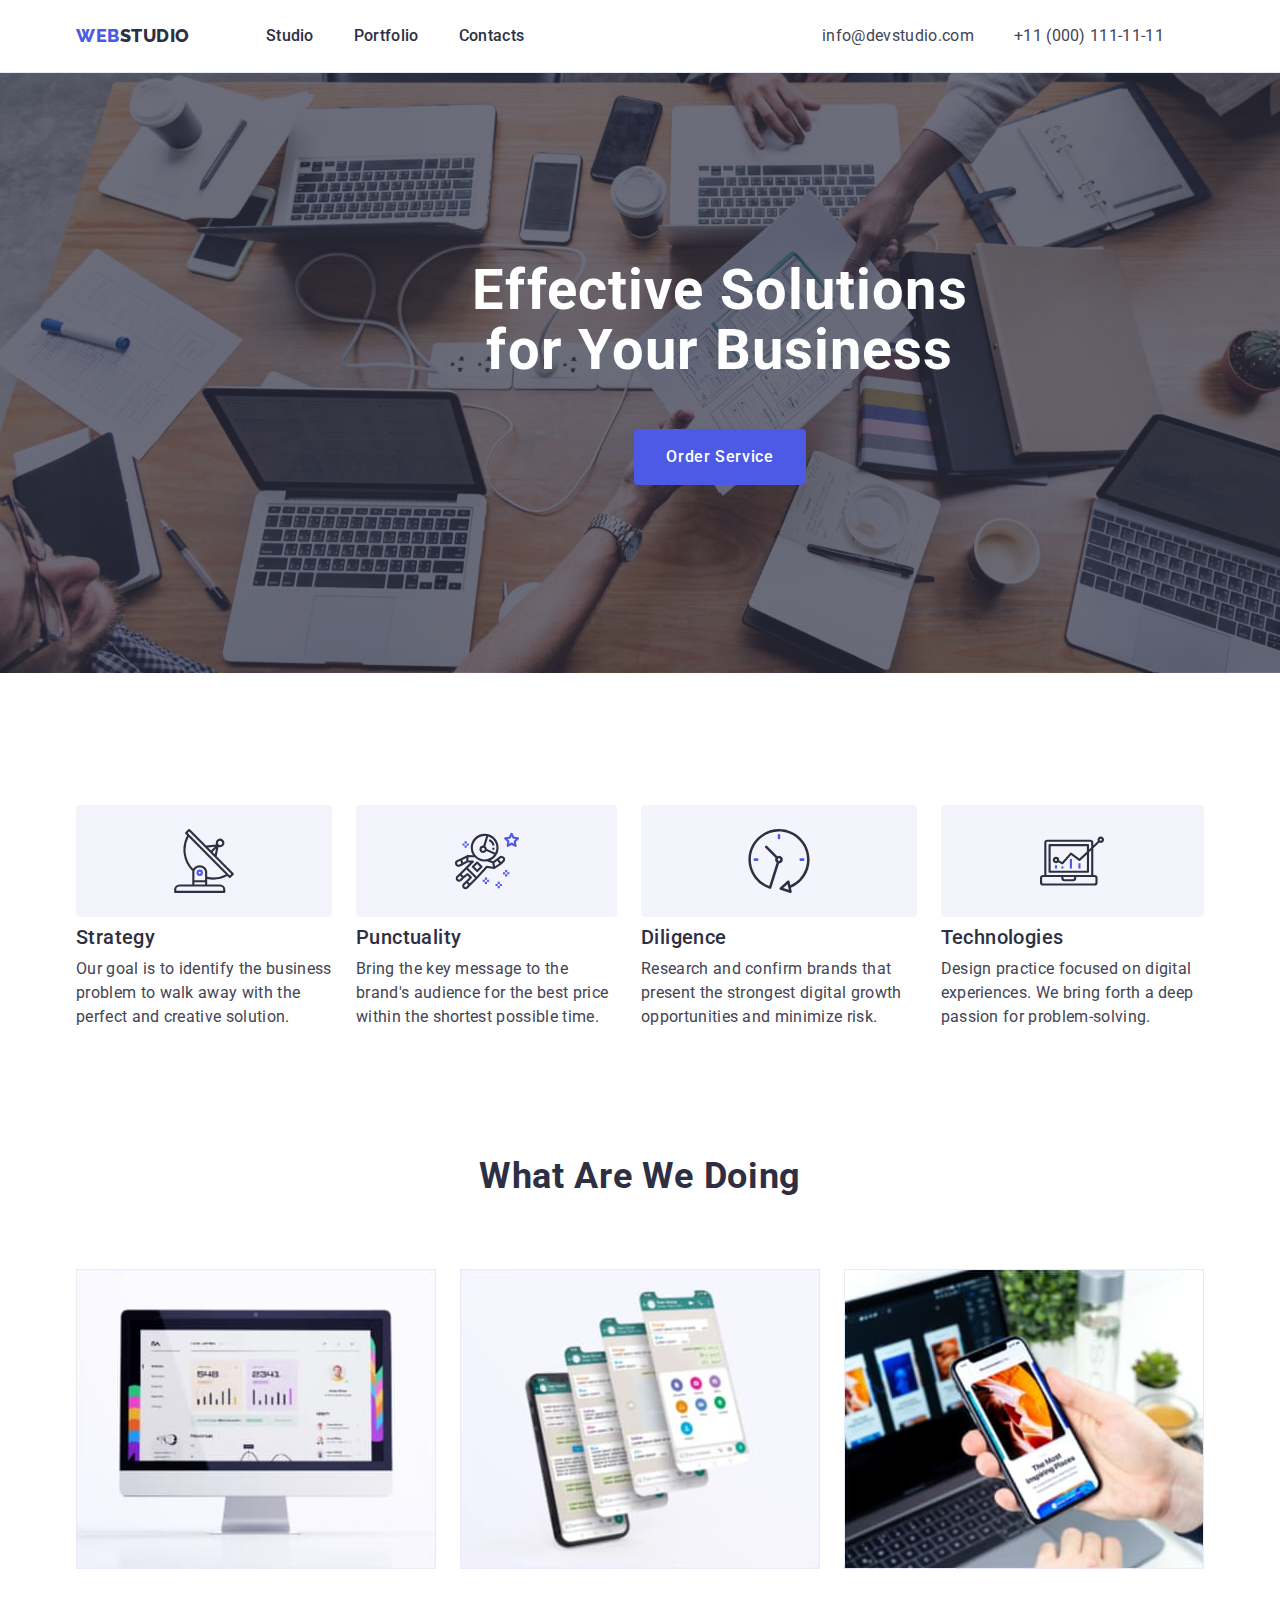
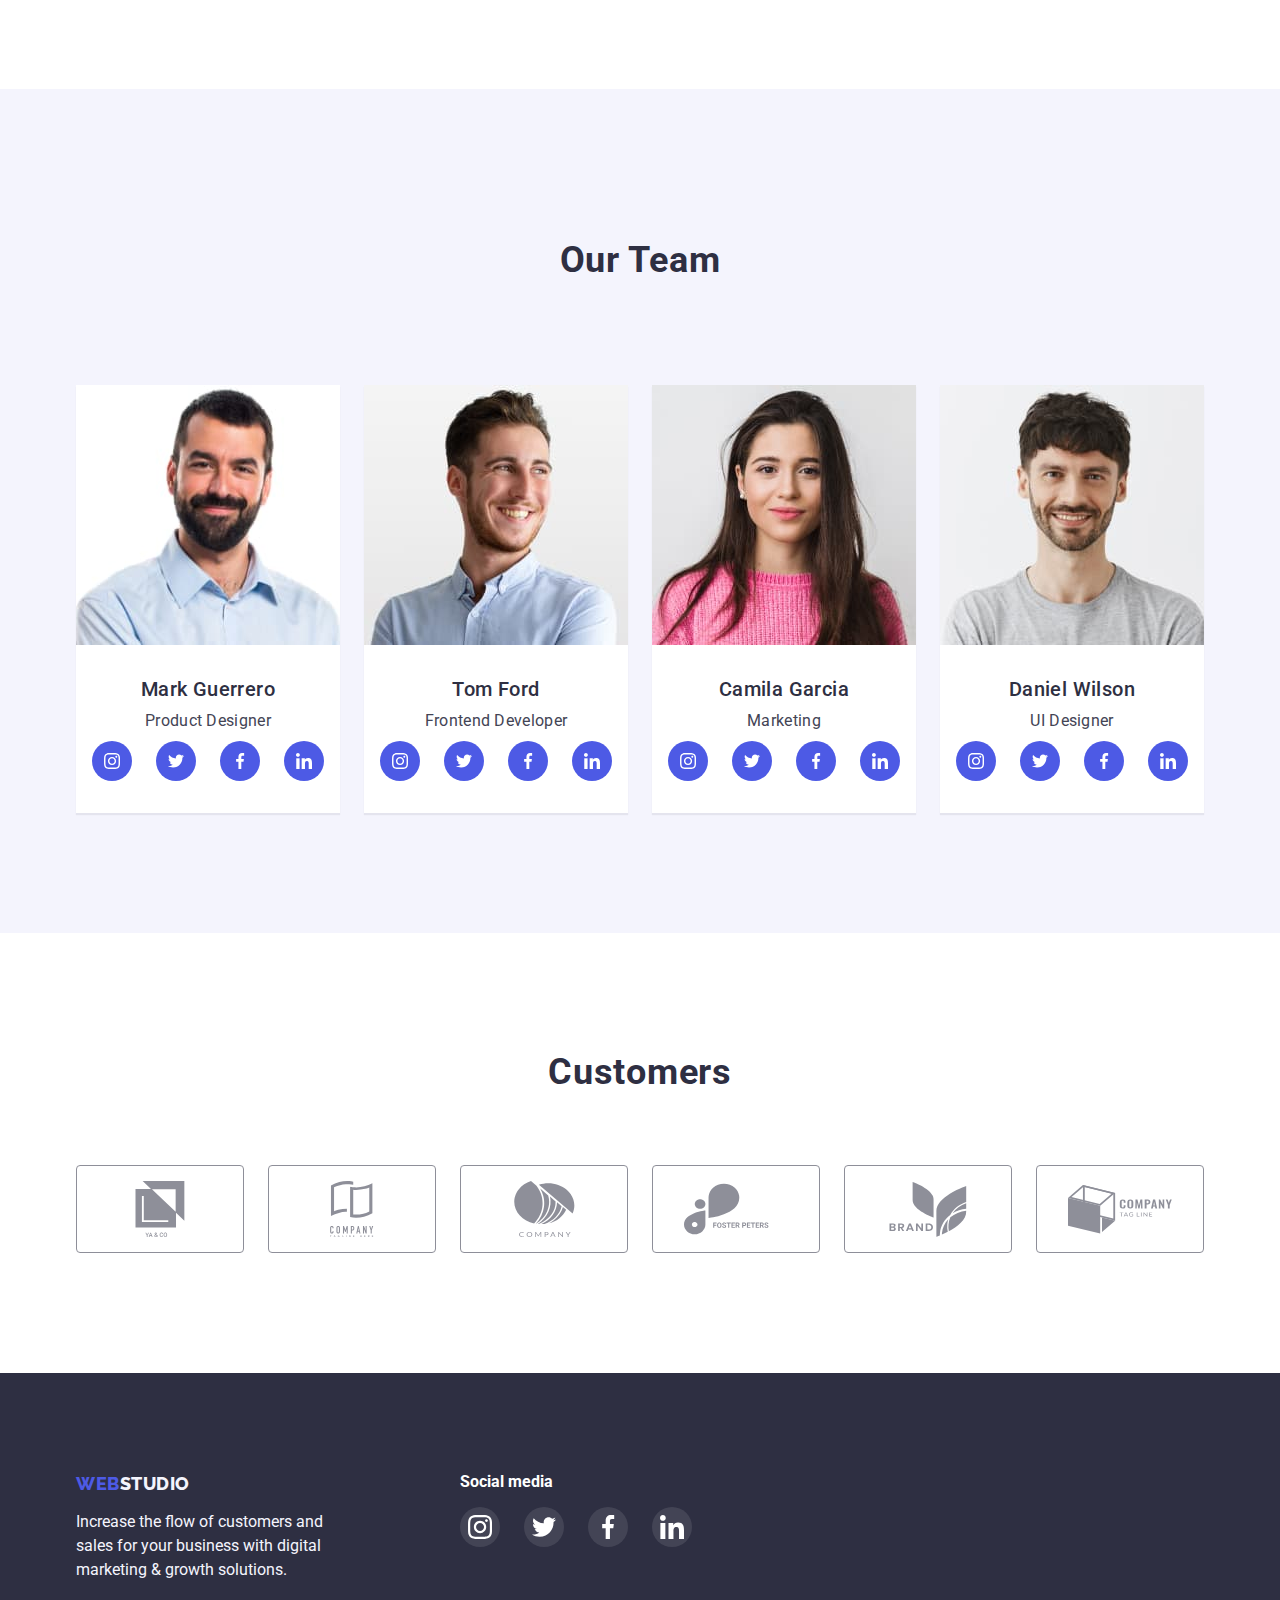
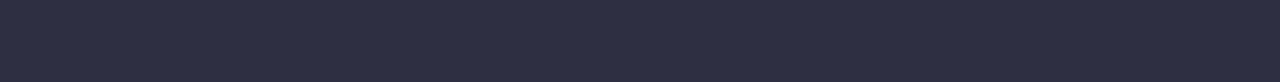
<file: index.html>
<!DOCTYPE html>
<html lang="en">

<head>
    <meta charset="UTF-8">
    <meta http-equiv="X-UA-Compatible" content="IE=edge">
    <meta name="viewport" content="width=device-width, initial-scale=1.0">
    <title>Document</title>

    <link rel="preconnect" href="https://fonts.googleapis.com">
    <link rel="preconnect" href="https://fonts.gstatic.com" crossorigin>
    <link href="https://fonts.googleapis.com/css2?family=Raleway:wght@800&family=Roboto:wght@400;500;700;900&display=swap" rel="stylesheet">
    <link rel="stylesheet" href="https://cdn.jsdelivr.net/npm/modern-normalize@1.1.0/modern-normalize.css">
    <link rel="stylesheet" href="./css/styles.css">
</head>

<body>
    
    <header class="page-header">
        <div class="container main-nav">
            <nav class="main-nav">
                <a class="logo-link link" href="./index.html">Web<span style="color: #2e2f42;">Studio</span></a>

                <ul class="menu-list list">
                    <li class="menu-item"><a class="link menu-link" href="./index.html">Studio</a></li>
                    <li class="menu-item"><a class="link menu-link" href="./portfolio.html">Portfolio</a></li>
                    <li class="menu-item"><a class="link menu-link" href="">Contacts</a></li>
                </ul>
            </nav>

            <address class="addres-list"> 
                <ul class="list-adress list">
                    <li><a class="link link-addres"  href="mailto:info@devstudio.com">info@devstudio.com</a></li>
                    <li><a class="link link-addres" href="tel:+110001111111">+11 (000) 111-11-11</a></li>
                </ul>
            </address>
            
        </div>

    </header>

        <main>

            
            <section class="hero background-hero">
                <div class="container">
                    <h1 class="main-title">Effective Solutions for Your Business</h1>
                    <button type="button" class="order-btn">Order Service</button>
                </div>
            </section>
            

            <section class="section-list">
                <div class="container">

                    <h2 class="sub-title" hidden>features</h2>
                    <ul class="list future-list">
                
                        <li class="future-list-item">
                            <div class="future-icon">
                                <svg class="future-list-icon">
                                    <use href="./images/Background/icons-adv.svg#icon-antenna-1"></use>
                                </svg>
                            </div>
                            <h3 class="sub-title-text">Strategy</h3>
                            <p class="par">Our goal is to identify the business problem to walk away with the perfect and creative solution.</p>
                        </li>

                        <li class="future-list-item">
                            <div class="future-icon">
                                <svg class="future-list-icon">
                                    <use href="./images/Background/icons-adv.svg#icon-astronaut-1"></use>
                                </svg>
                            </div>
                            <h3 class="sub-title-text">Punctuality</h3>
                            <p class="par">Bring the key message to the brand's audience for the best price within the shortest possible time.</p>
                        </li>

                        <li class="future-list-item">
                            <div class="future-icon">
                                <svg class="future-list-icon">
                                    <use href="./images/Background/icons-adv.svg#icon-clock-1"></use>
                                </svg>
                            </div>
                            <h3 class="sub-title-text">Diligence</h3>
                            <p class="par">Research and confirm brands that present the strongest digital growth opportunities and minimize risk.</p>
                        </li>

                        <li class="future-list-item">
                            <div class="future-icon">
                                <svg class="future-list-icon">
                                    <use href="./images/Background/icons-adv.svg#icon-diagram-1"></use>
                                </svg>
                            </div>
                            <h3 class="sub-title-text">Technologies</h3>
                            <p class="par">Design practice focused on digital experiences. We bring forth a deep passion for problem-solving.</p>
                        </li>
                    </ul>
                </div>
            </section>

                
            <section class="pic-section">
                <div class="container">

                    <h2 class="sub-title sub-title-pic">What are we doing</h2>

                    <ul class="list pic-list">
                        <li class="pic-list-item"><img src="./images/main/monitor.jpg" alt="monitor" width="360" height="300"></li>
                        <li class="pic-list-item"><img src="./images/main/phones.jpg" alt="screen" width="360" height="300"></li>
                        <li class="pic-list-item"><img src="./images/main/phone.jpg" alt="phone" width="360" height="300"></li>
                    </ul>
                </div>
            </section>

            <section class="section-team">
                <div class="container">
                    <h2 class="sub-title sub-title-team" >Our Team</h2>

                    <ul class="list list-team">

                        <li class="list-team-item">
                            <img src="./images/main/mark.jpg" alt="mark" width="264">
                            <div class="sub-title-team">
                                <h3 class="sub-title-text">Mark Guerrero</h3>                            
                                <p class="par">Product Designer</p>
                                
                                <ul class="soc-list list">
                                    <li class="soc-item">
                                        <a class="soc-list-link" href="">
                                            <svg class="soc-icon" width="16px" height="16px">
                                                <use href="./images/Background/icons-soc.svg#icon-instagram"></use>
                                            </svg>
                                        </a>
                                    </li>
                                    <li class="soc-item">
                                        <a class="soc-list-link" href="">
                                            <svg class="soc-icon" width="16px" height="16px">
                                                <use href="./images/Background/icons-soc.svg#icon-twitter"></use>
                                            </svg>
                                        </a>
                                    </li>
                                    <li class="soc-item">
                                        <a class="soc-list-link" href="">
                                            <svg class="soc-icon" width="16px" height="16px">
                                                <use href="./images/Background/icons-soc.svg#icon-facebook"></use>
                                            </svg>
                                        </a>                                
                                    </li>
                                    <li class="soc-item">
                                        <a class="soc-list-link" href="">
                                            <svg class="soc-icon" width="16px" height="16px">
                                                <use href="./images/Background/icons-soc.svg#icon-linkedin"></use>
                                            </svg>
                                        </a>
                                    </li>
                                </ul>
                            </div>
                        </li>

                        <li class="list-team-item">
                            <img src="./images/main/tom.jpg" alt="tom" width="264">
                            <div class="sub-title-team">
                                <h3 class="sub-title-text">Tom Ford</h3>                            
                                <p class="par">Frontend Developer</p>

                                <ul class="soc-list list">
                                    <li class="soc-item">
                                        <a class="soc-list-link" href="">
                                            <svg class="soc-icon" width="16px" height="16px">
                                                <use href="./images/Background/icons-soc.svg#icon-instagram"></use>
                                            </svg>
                                        </a>
                                    </li>
                                    <li class="soc-item">
                                        <a class="soc-list-link" href="">
                                            <svg class="soc-icon" width="16px" height="16px">
                                                <use href="./images/Background/icons-soc.svg#icon-twitter"></use>
                                            </svg>
                                        </a>
                                    </li>
                                    <li class="soc-item">
                                        <a class="soc-list-link" href="">
                                            <svg class="soc-icon" width="16px" height="16px">
                                                <use href="./images/Background/icons-soc.svg#icon-facebook"></use>
                                            </svg>
                                        </a>
                                    </li>
                                    <li class="soc-item">
                                        <a class="soc-list-link" href="">
                                            <svg class="soc-icon" width="16px" height="16px">
                                                <use href="./images/Background/icons-soc.svg#icon-linkedin"></use>
                                            </svg>
                                        </a>
                                    </li>
                                </ul>
                            </div>
                        </li>

                        <li class="list-team-item">
                            <img src="./images/main/camila.jpg" alt="camila" width="264">
                            <div class="sub-title-team">
                                <h3 class="sub-title-text">Camila Garcia</h3>
                                <p class="par">Marketing</p>

                                <ul class="soc-list list">
                                    <li class="soc-item">
                                        <a class="soc-list-link" href="">
                                            <svg class="soc-icon" width="16px" height="16px">
                                                <use href="./images/Background/icons-soc.svg#icon-instagram"></use>
                                            </svg>
                                        </a>
                                    </li>
                                    <li class="soc-item">
                                        <a class="soc-list-link" href="">
                                            <svg class="soc-icon" width="16px" height="16px">
                                                <use href="./images/Background/icons-soc.svg#icon-twitter"></use>
                                            </svg>
                                        </a>
                                    </li>
                                    <li class="soc-item">
                                        <a class="soc-list-link" href="">
                                            <svg class="soc-icon" width="16px" height="16px">
                                                <use href="./images/Background/icons-soc.svg#icon-facebook"></use>
                                            </svg>
                                        </a>
                                    </li>
                                    <li class="soc-item">
                                        <a class="soc-list-link" href="">
                                            <svg class="soc-icon" width="16px" height="16px">
                                                <use href="./images/Background/icons-soc.svg#icon-linkedin"></use>
                                            </svg>
                                        </a>
                                    </li>
                                </ul>
                            </div>
                        </li>

                        <li class="list-team-item">
                            <img src="./images/main/daniel.jpg" alt="daniel" width="264">
                            <div class="sub-title-team">
                                <h3 class="sub-title-text">Daniel Wilson</h3>                            
                                <p class="par">UI Designer</p>

                                <ul class="soc-list list">
                                    <li class="soc-item">
                                        <a class="soc-list-link" href="">
                                            <svg class="soc-icon" width="16px" height="16px">
                                                <use href="./images/Background/icons-soc.svg#icon-instagram"></use>
                                            </svg>
                                        </a>
                                    </li>
                                    <li class="soc-item">
                                        <a class="soc-list-link" href="">
                                            <svg class="soc-icon" width="16px" height="16px">
                                                <use href="./images/Background/icons-soc.svg#icon-twitter"></use>
                                            </svg>
                                        </a>
                                    </li>
                                    <li class="soc-item">
                                        <a class="soc-list-link" href="">
                                            <svg class="soc-icon" width="16px" height="16px">
                                                <use href="./images/Background/icons-soc.svg#icon-facebook"></use>
                                            </svg>
                                        </a>
                                    </li>
                                    <li class="soc-item">
                                        <a class="soc-list-link" href="">
                                            <svg class="soc-icon" width="16px" height="16px">
                                                <use href="./images/Background/icons-soc.svg#icon-linkedin"></use>
                                            </svg>
                                        </a>
                                    </li>
                                </ul>
                            </div>
                        </li>
                    </ul>
                </div>
            </section>

            <section class="customers">
                <div class="container">
                    <h2 class="sub-title sub-title-cust">Customers</h2>

                    <ul class="cust-list list">
                        
                        <li class="cust-list-element">
                            <a class="cust-list-link" href="">
                                <svg class="cust-icon"  width="104px" height="56px">
                                    <use href="./images/Background/icons-cust.svg#icon-Client-1"></use>
                                </svg>
                            </a>
                        </li>
                        
                        <li class="cust-list-element">
                            <a class="cust-list-link" href="">
                                <svg class="cust-icon" width="104px" height="56px">
                                    <use href="./images/Background/icons-cust.svg#icon-Client-2"></use>
                                </svg>
                            </a>
                        </li>
                        
                        <li class="cust-list-element">
                            <a class="cust-list-link" href="">
                                <svg class="cust-icon" width="104px" height="56px">
                                    <use href="./images/Background/icons-cust.svg#icon-Client-3"></use>
                                </svg>
                            </a>
                        </li>
                        
                        <li class="cust-list-element">
                            <a class="cust-list-link" href="">
                                <svg class="cust-icon" width="104px" height="56px">
                                    <use href="./images/Background/icons-cust.svg#icon-Client-4"></use>
                                </svg>
                            </a>
                        </li>
                        
                        <li class="cust-list-element">
                            <a class="cust-list-link" href="">
                                <svg class="cust-icon" width="104px" height="56px">
                                    <use href="./images/Background/icons-cust.svg#icon-Client-5"></use>
                                </svg>
                            </a>
                        </li>
                        
                        <li class="cust-list-element">
                            <a class="cust-list-link" href="">
                                <svg class="cust-icon" width="104px" height="56px">
                                    <use href="./images/Background/icons-cust.svg#icon-Client-6"></use>
                                </svg>
                            </a>
                        </li>
                    </ul>
                </div>
            </section>

        </main>

        <footer class="foot">
            <div class="container footer-container">
                <div>          
                    <a class="logo-link link logo-link-footer" href="./index.html">Web<span class="logotext">Studio</span></a>
                    <p class="par-f">Increase the flow of customers and sales for your business with digital marketing & growth solutions.</p>
                </div>
                <div>
                    <p class="footer-soc-header"><b>Social media</b></p>

                    <ul class="soc-list-footer list">
                        <li class="soc-item-footer">
                            <a class="soc-list-link-footer" href="">
                                <svg class="soc-icon-footer" width="24px" height="24px">
                                    <use href="./images/Background/icons-soc.svg#icon-instagram"></use>
                                </svg>
                            </a>
                        </li>
                        <li class="soc-item-footer">
                            <a class="soc-list-link-footer" href="">
                                <svg class="soc-icon-footer" width="24px" height="24px">
                                    <use href="./images/Background/icons-soc.svg#icon-twitter"></use>
                                </svg>
                            </a>
                        </li>
                        <li class="soc-item-footer">
                            <a class="soc-list-link-footer" href="">
                                <svg class="soc-icon-footer" width="24px" height="24px">
                                    <use href="./images/Background/icons-soc.svg#icon-facebook"></use>
                                </svg>
                            </a>
                        </li>
                        <li class="soc-item-footer">
                            <a class="soc-list-link-footer" href="">
                                <svg class="soc-icon-footer" width="24px" height="24px">
                                    <use href="./images/Background/icons-soc.svg#icon-linkedin"></use>
                                </svg>
                            </a>
                        </li>
                    </ul>
                </div>
            </div>

        </footer>
</body>
</html>
</file>
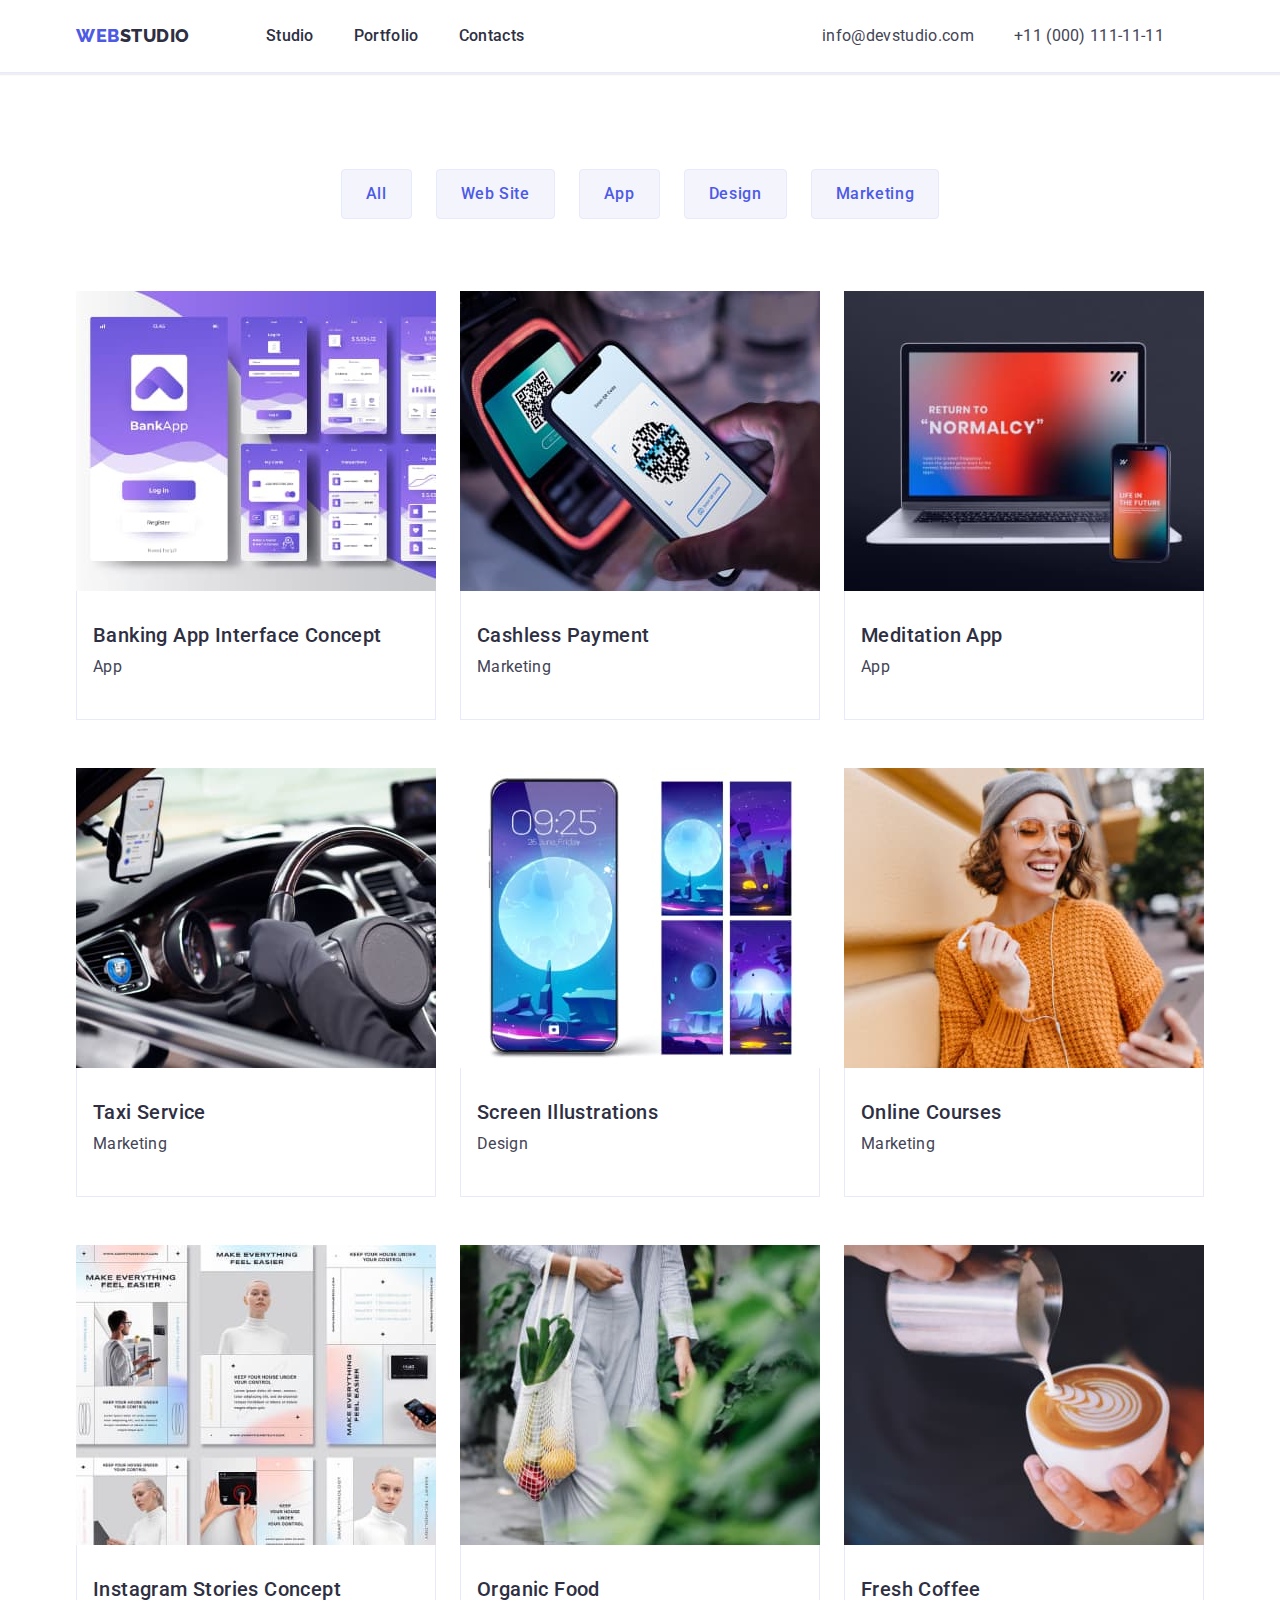
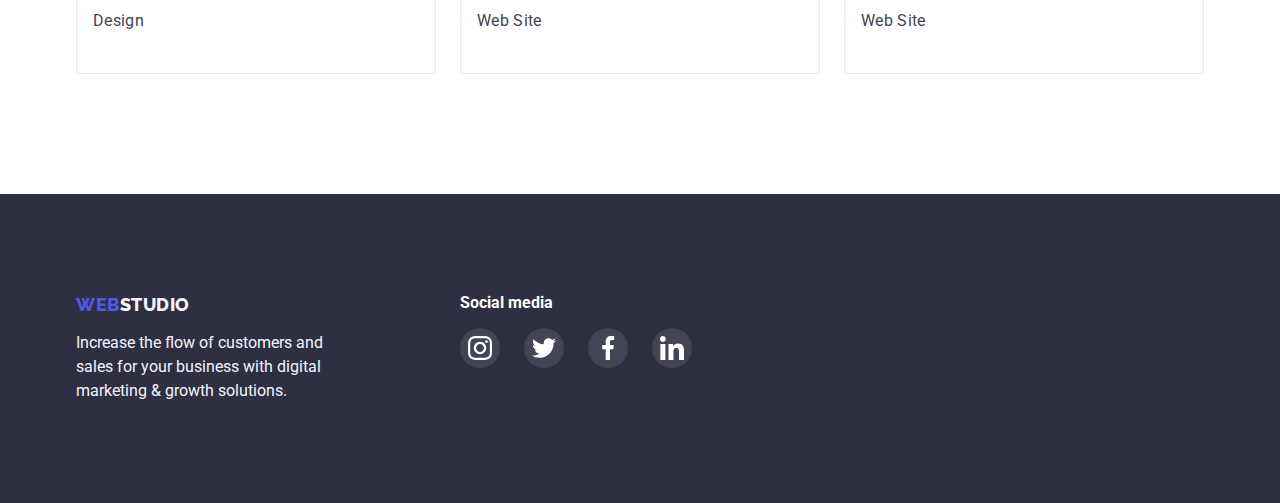
<file: portfolio.html>
<!DOCTYPE html>
<html lang="en">
<head>
    <meta charset="UTF-8">
    <meta http-equiv="X-UA-Compatible" content="IE=edge">
    <meta name="viewport" content="width=device-width, initial-scale=1.0">
    <title>Document</title>
    <link rel="preconnect" href="https://fonts.googleapis.com">
    <link rel="preconnect" href="https://fonts.gstatic.com" crossorigin>
    <link href="https://fonts.googleapis.com/css2?family=Raleway:wght@800&family=Roboto:wght@400;500;700;900&display=swap" rel="stylesheet">
    <link rel="stylesheet" href="https://cdn.jsdelivr.net/npm/modern-normalize@1.1.0/modern-normalize.css">
    <link rel="stylesheet" href="./css/styles.css">
</head>

<body>

<header class="page-header page-header-port">
    <div class="container main-nav">
        <nav class="main-nav">
            <a class="logo-link link" href="./index.html">Web<span style="color: #2e2f42;">Studio</span></a>

            <ul class="menu-list list">
                <li class="menu-item"><a class="link menu-link" href="./index.html">Studio</a></li>
                <li class="menu-item"><a class="link menu-link" href="./portfolio.html">Portfolio</a></li>
                <li class="menu-item"><a class="link menu-link" href="">Contacts</a></li>
            </ul>
        </nav>

        <address class="addres-list">
            <ul class="list-adress list">
                <li><a class="link link-addres" href="mailto:info@devstudio.com">info@devstudio.com</a></li>
                <li><a class="link link-addres" href="tel:+110001111111">+11 (000) 111-11-11</a></li>
            </ul>
        </address>

    </div>

</header>



        <main>           
            <section class="main-port">
                <div class="container">
                    <h1 class="main-title" hidden>Portfolio</h1>
                
                    <ul class="list button-list">
                        <li class="link link-buttons">
                            <button type="button" class="but-port">All</button>
                        </li>
                        <li class="link link-buttons">
                            <button type="button" class="but-port">Web Site</button>
                        </li>
                        <li class="link link-buttons">
                            <button type="button" class="but-port">App</button>
                        </li>
                        <li class="link link-buttons">
                            <button type="button" class="but-port">Design</button>
                        </li>
                        <li class="link link-buttons">
                            <button type="button" class="but-port">Marketing</button>
                        </li>
                    </ul>
                
                    <ul class="list list-port">
                
                        <li class="link link-port">
                            <a class="link link-port-item" href="">
                                <img src="./images/portfolio/bank.jpg" alt="bank-app" width="360" height="300">
                                <div class="link-list-port">
                                    <h2 class="sub-title-text sub-title-port">Banking App Interface Concept</h2>
                                    <p class="par par-port">App</p>
                                </div>
                            </a>
                        </li>
                
                        <li class="link link-port">
                            <a class="link link-port-item" href="">
                                <img src="./images/portfolio/payment.jpg" alt="nfc-pay" width="360" height="300">
                                <div class="link-list-port">
                                    <h2 class="sub-title-text sub-title-port">Cashless Payment</h2>
                                    <p class="par par-port">Marketing</p>
                                </div>
                            </a>
                        </li>
                
                        <li class="link link-port">
                            <a class="link link-port-item" href="">
                                <img src="./images/portfolio/laptop.jpg" alt="laptop" width="360" height="300">
                                <div class="link-list-port">
                                    <h2 class="sub-title-text sub-title-port">Meditation App</h2>
                                    <p class="par par-port">App</p>
                                </div>
                            </a>
                        </li>
                
                        <li class="link link-port">
                            <a class="link link-port-item" href="">
                                <img src="./images/portfolio/car.jpg" alt="car" width="360" height="300">
                                <div class="link-list-port">
                                    <h2 class="sub-title-text sub-title-port">Taxi Service</h2>
                                    <p class="par par-port">Marketing</p>
                                </div>
                            </a>
                        </li>
                
                        <li class="link link-port">
                            <a class="link link-port-item" href="">
                                <img src="./images/portfolio/screens.jpg" alt="screen" width="360" height="300">
                                <div class="link-list-port">
                                    <h2 class="sub-title-text sub-title-port">Screen Illustrations</h2>
                                    <p class="par par-port">Design</p>
                                </div>
                            </a>
                        </li>
                
                        <li class="link link-port">
                            <a class="link link-port-item" href="">
                                <img src="./images/portfolio/wooman.jpg" alt="wooman" width="360" height="300">
                                <div class="link-list-port">
                                    <h2 class="sub-title-text sub-title-port">Online Courses</h2>
                                    <p class="par par-port">Marketing</p>
                                </div>
                            </a>
                        </li>
                
                        <li class="link link-port">
                            <a class="link link-port-item" href="">
                                <img src="./images/portfolio/stories.jpg" alt="stories" width="360" height="300">
                                <div class="link-list-port">
                                    <h2 class="sub-title-text sub-title-port">Instagram Stories Concept</h2>
                                    <p class="par par-port">Design</p>
                                </div>
                            </a>
                        </li>
                
                        <li class="link link-port">
                            <a class="link link-port-item" href="">
                                <img src="./images/portfolio/food.jpg" alt="organic-food" width="360" height="300">
                                <div class="link-list-port">
                                    <h2 class="sub-title-text sub-title-port">Organic Food</h2>
                                    <p class="par par-port">Web Site</p>
                                </div>
                            </a>
                        </li>
                
                        <li class="link link-port">
                            <a class="link link-port-item" href="">
                                <img src="./images/portfolio/cofe.jpg" alt="cofee" width="360" height="300">
                                <div class="link-list-port">
                                    <h2 class="sub-title-text sub-title-port">Fresh Coffee</h2>
                                    <p class="par par-port">Web Site</p>
                                </div>
                            </a>
                        </li>
                    </ul>
                </div>
            </section>
            
            

        </main>

    <footer class="foot">
        <div class="container footer-container">
            <div>
                <a class="logo-link link logo-link-footer" href="./index.html">Web<span class="logotext">Studio</span></a>
                <p class="par-f">Increase the flow of customers and sales for your business with digital marketing & growth
                    solutions.</p>
            </div>
            <div>
                <p class="footer-soc-header"><b>Social media</b></p>
    
                <ul class="soc-list-footer list">
                    <li class="soc-item-footer">
                        <a class="soc-list-link-footer" href="">
                            <svg class="soc-icon-footer" width="24px" height="24px">
                                <use href="./images/Background/icons-soc.svg#icon-instagram"></use>
                            </svg>
                        </a>
                    </li>
                    <li class="soc-item-footer">
                        <a class="soc-list-link-footer" href="">
                            <svg class="soc-icon-footer" width="24px" height="24px">
                                <use href="./images/Background/icons-soc.svg#icon-twitter"></use>
                            </svg>
                        </a>
                    </li>
                    <li class="soc-item-footer">
                        <a class="soc-list-link-footer" href="">
                            <svg class="soc-icon-footer" width="24px" height="24px">
                                <use href="./images/Background/icons-soc.svg#icon-facebook"></use>
                            </svg>
                        </a>
                    </li>
                    <li class="soc-item-footer">
                        <a class="soc-list-link-footer" href="">
                            <svg class="soc-icon-footer" width="24px" height="24px">
                                <use href="./images/Background/icons-soc.svg#icon-linkedin"></use>
                            </svg>
                        </a>
                    </li>
                </ul>
            </div>
        </div>
    
    </footer>

    </body>
</html>
</file>
<file: css/styles.css>
h1,
h2,
h3,
h4,
p {
    margin-top: 0;
    margin-bottom: 0;
}

ul,ol {
    margin-top: 0;
    margin-bottom: 0;
    padding-left: 0;
}

img {
    display: block;
}

.list {
    list-style: none;
    margin: 0px;
    padding: 0px;
} 

.link {
    text-decoration: none;
}

.container {
    width: 1158px;
    margin-left: auto;
    margin-right: auto;
    padding-left: 15px;
    padding-right: 15px;

}

body {
    font-family: "Roboto", sans-serif;
    color: #434455;
}

.page-header { 
    display: flex;
    align-items: center;
    padding-top: 24px;
    padding-bottom: 24px;  
    border-bottom: 1px solid #E7E9FC;
}

.page-header-port {
    box-shadow: 0px 2px 1px 0px rgba(46, 47, 66, 0.08);
}

.main-nav {
    display: flex;
    align-items: center;
    margin-right: auto;
}



.logo-link {
    font-family: "Raleway", sans-serif;
    font-weight: 800;
    font-size: 18px;
    line-height: 1.17;
    letter-spacing: 0.03em;
    text-transform: uppercase;
    color: #4D5AE5;
}

.logo-text {
    color: #2e2f42;
}

.menu-list {
    display: flex;
    align-self: center;
    margin-left: 76px;    
}


.menu-item {
    color: #2e2f42;
    font-weight: 500;
    line-height: 1.5;
    letter-spacing: 0.02em;
}

.menu-item:not(:last-child) {
    margin-right: 40px;
}


.menu-link {
    color: #2e2f42;
    
    }

.menu-link:hover,
.menu-link:focus {
    color: #404bbf;
}

.addres-list {
    font-style: normal;
    display: flex;
}

.list-adress {
    display: flex;

}

.link-addres {
    font-size: 16px;
    line-height: 1.5;
    letter-spacing: 0.02em;
    color: #434455;
    margin-right: 40px;
}

.link-addres:hover,
.link-addres:focus {
    color: #404bbf;
}

.hero {
    background-color: #2E2F42;;
    padding-top: 188px;
    padding-bottom: 188px;
    text-align: center;
    margin-left: auto;
    margin-right: auto;
    width: 1440px;
}

.background-hero {
    background-image: linear-gradient(rgba(46, 47, 66, 0.7), rgba(46, 47, 66, 0.7)), url(../images/Background/people-office-hero.jpg);
    background-repeat: no-repeat;
    background-position: center;
    background-size: cover;
}

.main-title {
    font-size: 56px;
    line-height: 1.07;
    letter-spacing: 0.02em;
    color: #ffffff;
    width: 511px;
    margin: 0 auto 48px;
}

.order-btn {
    font-family: "Roboto", sans-serif;
    background-color: #4D5AE5;
    font-weight: 500;
    font-size: 16px;
    line-height: 1.5;
    letter-spacing: 0.04em;
    color: #ffffff;
    cursor: pointer;
    padding: 16px 32px 16px 32px ;
    border-radius: 4px;
    border: 0px;    
}

.order-btn:hover,
.order-btn:focus {
    color: #404BBF; 
}

.section-list {
padding-top: 132px;
}

.future-icon {
    height: 112px;
    background-color: #F4F4FD;
    box-shadow: 0, 0, 0, 0.25;
    margin-bottom: 8px; 
    display: flex;
    justify-content: center;
    align-items: center;
    border-radius: 4px;
}

.future-icon:hover,
.future-icon:focus {   
    filter: drop-shadow(0px 4px 4px rgba(0, 0, 0, 0.25));
}

.future-list-icon{
    width: 64px;
    height: 64px;
}

.future-list {
    display: flex;
}

.future-list-item:not(:last-child) {
    margin-right: 24px;
}

.pic-section {
    padding-top: 120px;
    padding-bottom: 120px;
}


.sub-title {
    font-size: 36px;
    line-height: 1.11;
    text-align: center;
    letter-spacing: 0.02em;
    text-transform: capitalize;
    color: #2e2f42;
}

.sub-title-pic {
    margin-left: auto;
    margin-right: auto;
}

.sub-title-text {
    font-weight: 500;
    font-size: 20px;
    line-height: 1.2;
    letter-spacing: 0.02em;
    color: #2e2f42;
    margin-bottom: 8px;
}

.pic-list{
    display: flex;
    margin-top: 72px;
}

.pic-list-item:not(:last-child) {
    margin-right: 24px;
}


.par {
    font-size: 16px;
    line-height: 1.5;
    letter-spacing: 0.02em;
    color: #434455;
    margin-bottom: 8px;
}

.section-team {
    background-color: #F4F4FD;
    padding-bottom: 120px;
    padding-top: 120px;
}

.sub-title-team {
    padding-top: 32px;
    padding-bottom: 32px;
    text-align: center;
}

.list-team {
    display: flex;
    margin-top: 72px;
}

.list-team-item {
    display: block;
    background-color: #FFFFFF;
    width: 264px;
    box-shadow: 0px 2px 1px 0px rgba(46, 47, 66, 0.08);
}

.list-team-item:not(:last-child) {
    margin-right: 24px;
}

.soc-list {
    display: flex;
    justify-content: center;
    gap: 24px;
}

.soc-item {
    width: 40px;
    height: 40px;
}

.soc-list-link {
    width: 100%;
    height: 100%;
    border-radius: 50%;
    background-color: #4D5AE5;
    display: flex;
    align-items: center;
    justify-content: center;
}

.soc-list-link:focus,
.soc-list-link:hover {
    background-color: #404BBF;
}

.customers {
    padding-bottom: 120px;
    padding-top: 120px;
}

.soc-icon {
    fill: #FFFFFF;
}

.sub-title-cust {
    margin-bottom: 72px;
}

.cust-list {
    display: flex;
    gap: 24px;
}

.cust-list-element {
    width: 168px;
    height: 88px;   
    display: flex;
    align-items: center;
    justify-content: center;
    color: #8e8f99;
}

.cust-list-link {
    width: 100%;
    height: 100%;
    border: 1px solid #8e8f99;
    border-radius: 4px;
    display: flex;
    align-items: center;
    justify-content: center;
    fill: #8e8f99;
}

.cust-list-link:hover,
.cust-list-link:focus {
    border: solid #404BBF;
}

.cust-list-link:focus > .cust-icon {
    fill: #404BBF;
}

.cust-list-link:hover >.cust-icon {
    fill: #404BBF;
}

.foot {    
    padding-top: 100px;
    padding-bottom: 100px;
    background-color: #2e2f42;
    display: flex;
}

.footer-container {
    display: flex;
}


.logo-link-footer {
    height: auto;
    width: auto;
}

.logotext {
    color: #f4f4fd;
}

.footer-soc-header{
    color: #FFFFFF;
}

.soc-list-footer {
    margin-top: 16px;
    display: flex;
    gap: 24px;    
}

.soc-item-footer {
    width: 40px;
    height: 40px;
}

.soc-list-link-footer {    
    width: 100%;
    height: 100%;
    border-radius: 50%;
    background-color: rgba(255, 255, 255, 0.1);
    display: flex;
    align-items: center;
    justify-content: center;
}

.soc-list-link-footer:focus,
.soc-list-link-footer:hover {
    background-color: #31D0AA;
}

.soc-icon-footer {
    fill: #ffffff;
}

.par-f {
    color: #f4f4fd;
    width: 264px;
    margin-top: 16px;
    line-height: 1.5;
    margin-right: 120px;
}

.but-port {
    font-family: "Roboto", sans-serif;
    font-weight: 500;
    font-size: 16px;
    line-height: 1.5;
    letter-spacing: 0.04em;
    color: #4d5ae5;
    cursor: pointer;
    background-color: #F4F4FD;
    border-radius: 4px;
    border: 1px solid #E7E9FC;
    padding: 12px 24px 12px 24px;
}

.main-port {
    padding-bottom: 120px;
    padding-top: 96px;
}

.but-port:hover,
.but-port:focus {
    color: #FFFFFF;
    background-color: #404BBF;
    box-shadow: 0px 1px 3px 0px rgba(46, 47, 66, 0.1);
}

.button-list {
    display: flex;
    margin-bottom: 72px;
    justify-content: center;
}

.link-buttons:not(:last-child) {
    margin-right: 24px;
}

.link-port-item {
    display: block;
}

.link-list-port{
    padding: 32px 16px;
    border-bottom: 1px solid #E7E9FC;
    border-left: 1px solid #E7E9FC;
    border-right: 1px solid #E7E9FC;
}

.list-port {
    display: flex;
    flex-wrap: wrap;
    gap: 48px 24px;
}

.link-port-item:hover,
.link-port-item:focus {
    box-shadow: 0px 2px 1px 0px rgba(46, 47, 66, 0.08);
}

.sub-title-port {
    margin-bottom: 8px;
}
</file>
